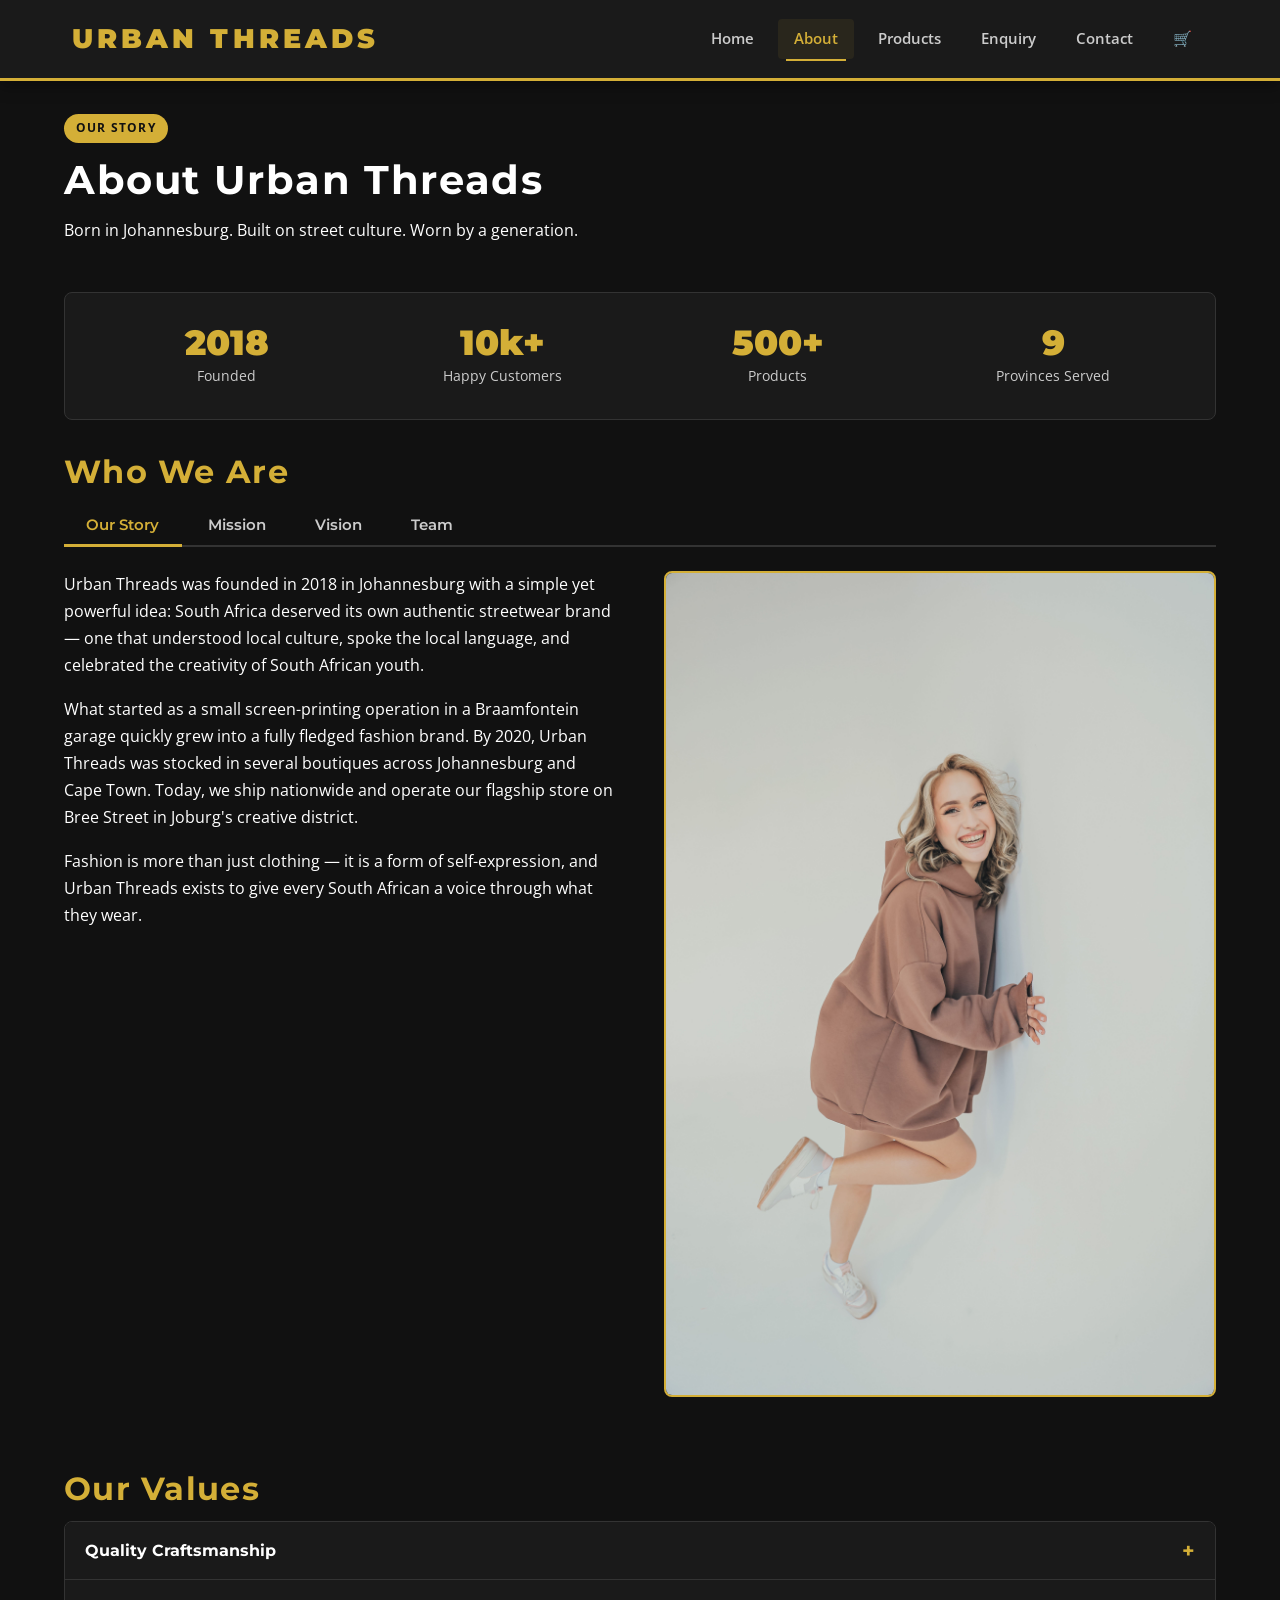
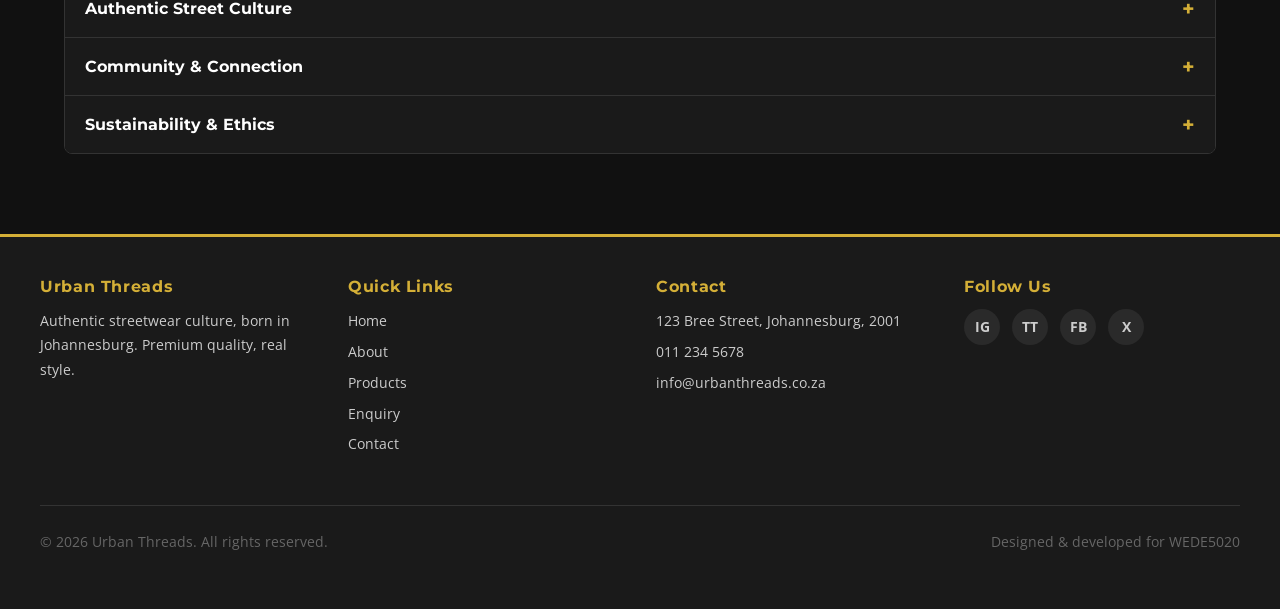
<file: about.html>
<!DOCTYPE html>
<html lang="en">
<head>
  <meta charset="UTF-8">
  <meta name="viewport" content="width=device-width, initial-scale=1.0">

  <!-- SEO Meta Tags -->
  <title>About Urban Threads – Our Story, Mission &amp; Values</title>
  <meta name="description" content="Learn about Urban Threads – South Africa's premier streetwear brand. Discover our story, mission, values and the people behind the brand born in Johannesburg.">
  <meta name="keywords" content="Urban Threads about, streetwear brand story, South African fashion brand, Johannesburg streetwear">
  <meta name="author" content="Urban Threads">
  <meta name="robots" content="index, follow">
  <link rel="canonical" href="https://urbanthreads.co.za/about.html">

  <!-- Open Graph -->
  <meta property="og:title" content="About Urban Threads – Our Story">
  <meta property="og:description" content="Born in Johannesburg. Built on street culture. Discover the Urban Threads story.">
  <meta property="og:type" content="website">
  <meta property="og:url" content="https://urbanthreads.co.za/about.html">

  <!-- Fonts -->
  <link rel="preconnect" href="https://fonts.googleapis.com">
  <link rel="preconnect" href="https://fonts.gstatic.com" crossorigin>
  <link href="https://fonts.googleapis.com/css2?family=Montserrat:wght@400;700;900&family=Open+Sans:wght@400;600&display=swap" rel="stylesheet">

  <!-- Stylesheet -->
  <link rel="stylesheet" href="css/style.css">
</head>
<body>

  <!-- ===== HEADER ===== -->
  <header>
    <div class="header-inner">
      <a href="index.html" class="site-logo" aria-label="Urban Threads – Home">URBAN THREADS</a>
      <button class="hamburger" id="hamburger-btn" aria-controls="main-nav" aria-expanded="false" aria-label="Toggle navigation menu">☰</button>
      <nav id="main-nav" aria-label="Main navigation">
        <a href="index.html">Home</a>
        <a href="about.html">About</a>
        <a href="products.html">Products</a>
        <a href="enquiry.html">Enquiry</a>
        <a href="contact.html">Contact</a>
        <a href="products.html" class="cart-icon" aria-label="Cart">
          🛒 <span id="cart-count" aria-label="items in cart">0</span>
        </a>
      </nav>
    </div>
  </header>

  <!-- ===== MAIN CONTENT ===== -->
  <main>

    <!-- Page Heading -->
    <section class="animate-on-scroll">
      <span class="section-badge">Our Story</span>
      <h1>About Urban Threads</h1>
      <p>Born in Johannesburg. Built on street culture. Worn by a generation.</p>
    </section>

    <!-- Stats Strip -->
    <section class="stats-strip animate-on-scroll" aria-label="Brand milestones">
      <div class="stat-item"><div class="stat-number">2018</div><div class="stat-label">Founded</div></div>
      <div class="stat-item"><div class="stat-number">10k+</div><div class="stat-label">Happy Customers</div></div>
      <div class="stat-item"><div class="stat-number">500+</div><div class="stat-label">Products</div></div>
      <div class="stat-item"><div class="stat-number">9</div><div class="stat-label">Provinces Served</div></div>
    </section>

    <!-- Mission & Vision via Tabs -->
    <section aria-labelledby="brand-tabs-heading" class="animate-on-scroll">
      <h2 id="brand-tabs-heading">Who We Are</h2>

      <div role="tablist" aria-label="Brand information tabs">
        <button role="tab" id="tab-story"   aria-controls="panel-story"   tabindex="0">Our Story</button>
        <button role="tab" id="tab-mission2" aria-controls="panel-mission2" tabindex="-1">Mission</button>
        <button role="tab" id="tab-vision"  aria-controls="panel-vision"  tabindex="-1">Vision</button>
        <button role="tab" id="tab-team"    aria-controls="panel-team"    tabindex="-1">Team</button>
      </div>

      <div role="tabpanel" id="panel-story" aria-labelledby="tab-story">
        <div class="about-grid">
          <div>
            <p>Urban Threads was founded in 2018 in Johannesburg with a simple yet powerful idea: South Africa deserved its own authentic streetwear brand — one that understood local culture, spoke the local language, and celebrated the creativity of South African youth.</p>
            <p>What started as a small screen-printing operation in a Braamfontein garage quickly grew into a fully fledged fashion brand. By 2020, Urban Threads was stocked in several boutiques across Johannesburg and Cape Town. Today, we ship nationwide and operate our flagship store on Bree Street in Joburg's creative district.</p>
            <p>Fashion is more than just clothing — it is a form of self-expression, and Urban Threads exists to give every South African a voice through what they wear.</p>
          </div>
          <div>
            <img src="images/product2.jpg" alt="Urban Threads hoodie – representing our brand identity" style="border-radius:8px; border:2px solid var(--gold);">
          </div>
        </div>
      </div>

      <div role="tabpanel" id="panel-mission2" aria-labelledby="tab-mission2" hidden>
        <p>Our mission is to provide premium streetwear that reflects urban culture while empowering individuals to express their unique style. We are committed to creating high-quality garments that are both fashionable and meaningful — pieces that tell a story.</p>
        <p>Every product we release is designed with the urban South African in mind: bold, confident, and unapologetically authentic.</p>
      </div>

      <div role="tabpanel" id="panel-vision" aria-labelledby="tab-vision" hidden>
        <p>To become South Africa's leading streetwear brand, recognised nationally and internationally for quality, authenticity, and cultural impact. We aim to inspire a new generation of creators, entrepreneurs, and trendsetters across the African continent.</p>
      </div>

      <div role="tabpanel" id="panel-team" aria-labelledby="tab-team" hidden>
        <p>Our small but passionate team includes designers, photographers, logistics specialists, and street culture enthusiasts — all united by a love for fashion and community.</p>
        <p>We work with local artists and creatives to design every collection, ensuring that Urban Threads remains a true reflection of South African street culture.</p>
      </div>
    </section>

    <!-- Our Values with Accordion -->
    <section class="animate-on-scroll" aria-labelledby="values-heading">
      <h2 id="values-heading">Our Values</h2>
      <div class="accordion">

        <div class="accordion-item">
          <button class="accordion-trigger">Quality Craftsmanship</button>
          <div class="accordion-panel">
            <p>Every Urban Threads garment is made with premium materials and subject to strict quality control. We believe that great streetwear should last — not just look good for one season. We use ring-spun cotton, reinforced stitching, and high-quality inks for all prints.</p>
          </div>
        </div>

        <div class="accordion-item">
          <button class="accordion-trigger">Authentic Street Culture</button>
          <div class="accordion-panel">
            <p>We do not follow trends — we set them. Every collection draws inspiration directly from South African townships, urban landscapes, and the vibrant local art scene. Our designs are a love letter to the streets that raised us.</p>
          </div>
        </div>

        <div class="accordion-item">
          <button class="accordion-trigger">Community &amp; Connection</button>
          <div class="accordion-panel">
            <p>Urban Threads is more than a brand — it is a community. We host pop-up events, support local artists, and partner with community organisations in Johannesburg. A portion of every sale goes towards youth creative development programmes.</p>
          </div>
        </div>

        <div class="accordion-item">
          <button class="accordion-trigger">Sustainability &amp; Ethics</button>
          <div class="accordion-panel">
            <p>We are committed to reducing our environmental footprint. By 2027, we aim to use 100% recycled or organic cotton in all our products. We work only with ethical suppliers who pay fair wages and maintain safe working conditions.</p>
          </div>
        </div>

      </div>
    </section>

  </main>

  <!-- ===== FOOTER ===== -->
  <footer>
    <div class="footer-inner">
      <div class="footer-col">
        <h4>Urban Threads</h4>
        <p>Authentic streetwear culture, born in Johannesburg. Premium quality, real style.</p>
      </div>
      <div class="footer-col">
        <h4>Quick Links</h4>
        <ul>
          <li><a href="index.html">Home</a></li>
          <li><a href="about.html">About</a></li>
          <li><a href="products.html">Products</a></li>
          <li><a href="enquiry.html">Enquiry</a></li>
          <li><a href="contact.html">Contact</a></li>
        </ul>
      </div>
      <div class="footer-col">
        <h4>Contact</h4>
        <p>123 Bree Street, Johannesburg, 2001</p>
        <p>011 234 5678</p>
        <p>info@urbanthreads.co.za</p>
      </div>
      <div class="footer-col">
        <h4>Follow Us</h4>
        <div class="social-links">
          <a href="#" aria-label="Instagram">IG</a>
          <a href="#" aria-label="TikTok">TT</a>
          <a href="#" aria-label="Facebook">FB</a>
          <a href="#" aria-label="Twitter / X">X</a>
        </div>
      </div>
    </div>
    <div class="footer-bottom">
      <p>&copy; <span class="current-year">2026</span> Urban Threads. All rights reserved.</p>
      <p>Designed &amp; developed for WEDE5020</p>
    </div>
  </footer>

  <!-- Back to Top -->
  <button id="back-to-top" aria-label="Back to top">↑</button>

  <!-- Main JS -->
  <script src="js/main.js"></script>
</body>
</html>
</file>
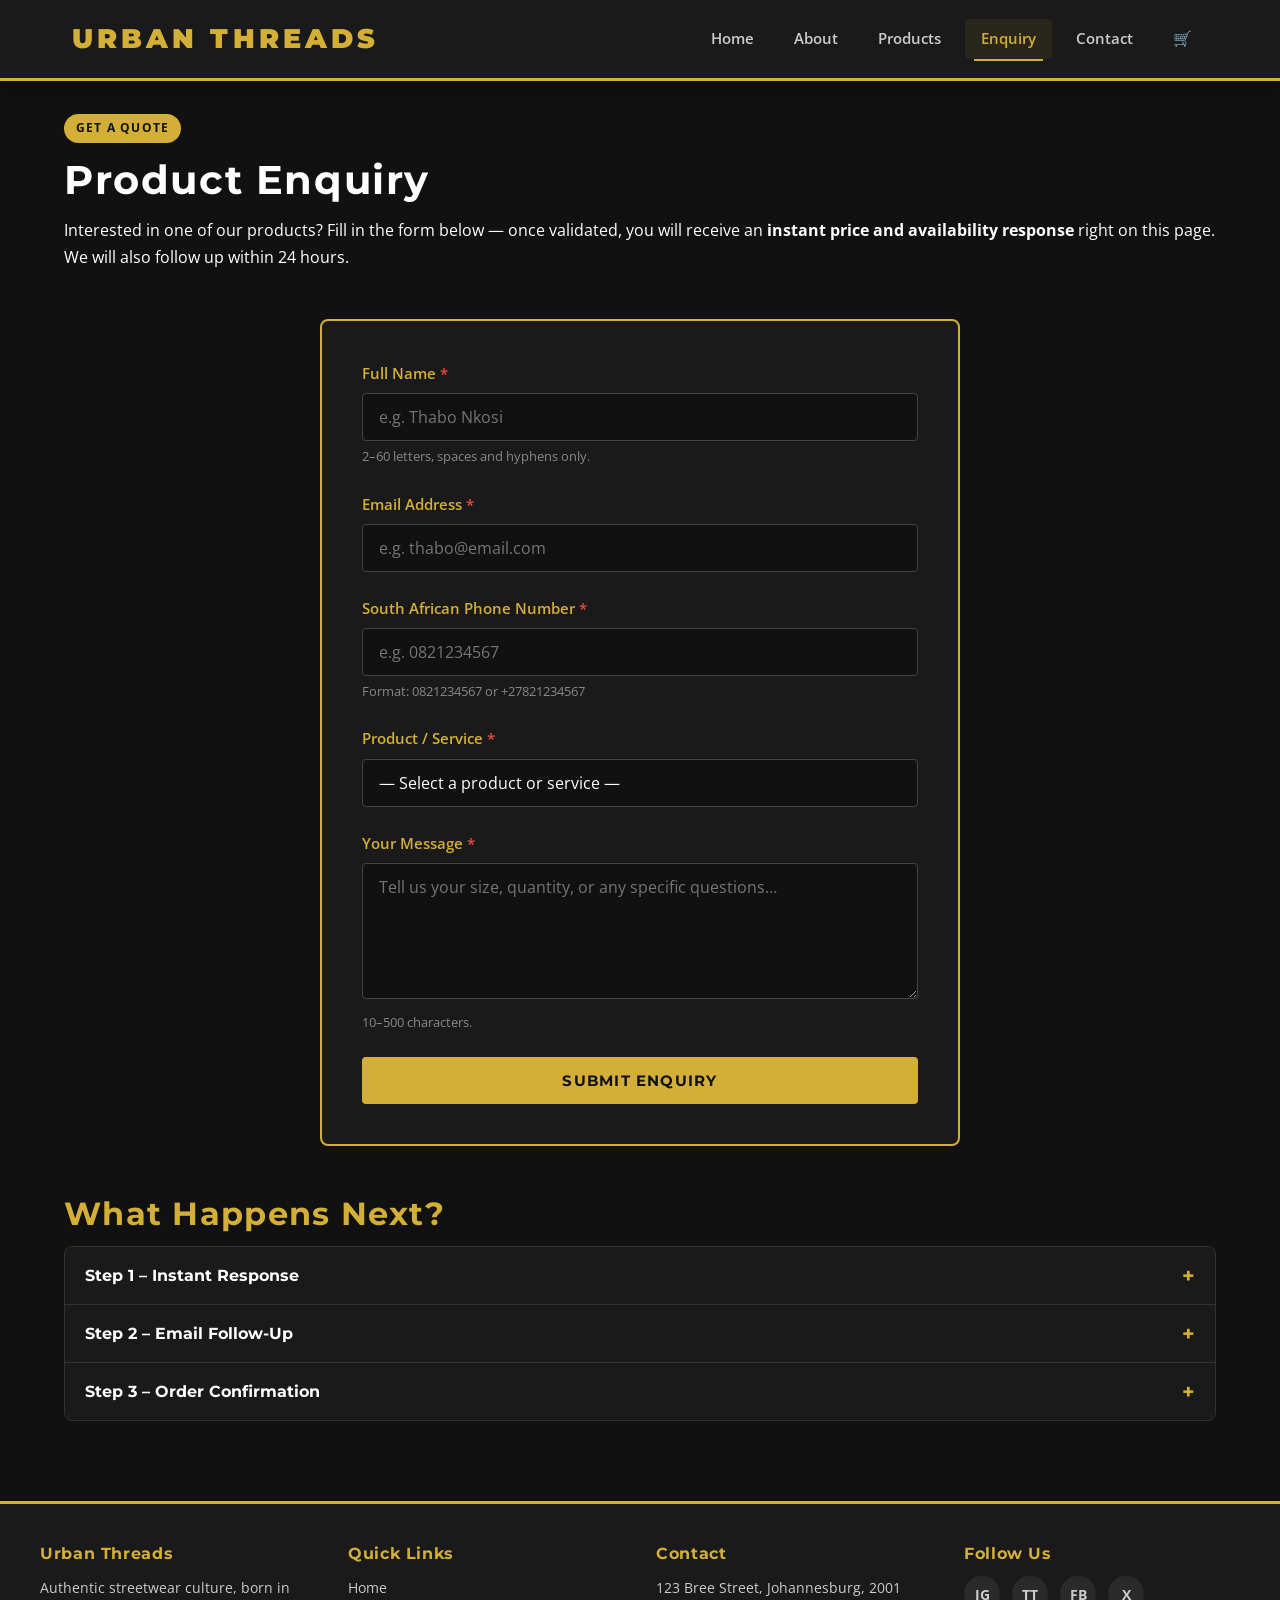
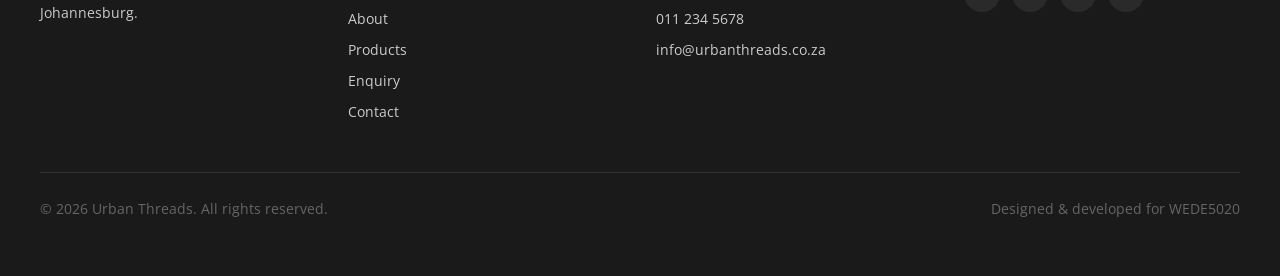
<file: enquiry.html>
<!DOCTYPE html>
<html lang="en">
<head>
  <meta charset="UTF-8">
  <meta name="viewport" content="width=device-width, initial-scale=1.0">

  <!-- SEO Meta Tags -->
  <title>Enquiry – Urban Threads | Product &amp; Service Questions</title>
  <meta name="description" content="Have a question about Urban Threads products, pricing or availability? Submit an enquiry and receive an instant price and availability response.">
  <meta name="keywords" content="Urban Threads enquiry, streetwear pricing, product availability, clothing enquiry South Africa">
  <meta name="author" content="Urban Threads">
  <meta name="robots" content="index, follow">
  <link rel="canonical" href="https://urbanthreads.co.za/enquiry.html">

  <!-- Open Graph -->
  <meta property="og:title" content="Product Enquiry – Urban Threads">
  <meta property="og:description" content="Ask about products, pricing or availability. We respond within 24 hours.">
  <meta property="og:type" content="website">
  <meta property="og:url" content="https://urbanthreads.co.za/enquiry.html">

  <!-- Fonts -->
  <link rel="preconnect" href="https://fonts.googleapis.com">
  <link rel="preconnect" href="https://fonts.gstatic.com" crossorigin>
  <link href="https://fonts.googleapis.com/css2?family=Montserrat:wght@400;700;900&family=Open+Sans:wght@400;600&display=swap" rel="stylesheet">

  <!-- Stylesheet -->
  <link rel="stylesheet" href="css/style.css">
</head>
<body>

  <!-- ===== HEADER ===== -->
  <header>
    <div class="header-inner">
      <a href="index.html" class="site-logo" aria-label="Urban Threads – Home">URBAN THREADS</a>
      <button class="hamburger" id="hamburger-btn" aria-controls="main-nav" aria-expanded="false" aria-label="Toggle navigation menu">☰</button>
      <nav id="main-nav" aria-label="Main navigation">
        <a href="index.html">Home</a>
        <a href="about.html">About</a>
        <a href="products.html">Products</a>
        <a href="enquiry.html">Enquiry</a>
        <a href="contact.html">Contact</a>
        <a href="products.html" class="cart-icon" aria-label="Cart">
          🛒 <span id="cart-count" aria-label="items in cart">0</span>
        </a>
      </nav>
    </div>
  </header>

  <!-- ===== MAIN CONTENT ===== -->
  <main>

    <section class="animate-on-scroll">
      <span class="section-badge">Get a Quote</span>
      <h1>Product Enquiry</h1>
      <p>Interested in one of our products? Fill in the form below — once validated, you will receive an <strong>instant price and availability response</strong> right on this page. We will also follow up within 24 hours.</p>
    </section>

    <section class="animate-on-scroll">
      <div class="form-wrap">
        <form id="enquiry-form" novalidate aria-label="Product enquiry form">

          <!-- Full Name -->
          <div class="form-group">
            <label for="enquiry_name">Full Name <span aria-hidden="true" style="color:var(--error)">*</span></label>
            <input type="text" id="enquiry_name" name="enquiry_name"
              autocomplete="name"
              placeholder="e.g. Thabo Nkosi"
              minlength="2" maxlength="60"
              required
              aria-required="true"
              aria-describedby="enquiry_name-hint">
            <span id="enquiry_name-hint" class="form-hint">2–60 letters, spaces and hyphens only.</span>
          </div>

          <!-- Email -->
          <div class="form-group">
            <label for="enquiry_email">Email Address <span aria-hidden="true" style="color:var(--error)">*</span></label>
            <input type="email" id="enquiry_email" name="enquiry_email"
              autocomplete="email"
              placeholder="e.g. thabo@email.com"
              required
              aria-required="true">
          </div>

          <!-- Phone -->
          <div class="form-group">
            <label for="enquiry_phone">South African Phone Number <span aria-hidden="true" style="color:var(--error)">*</span></label>
            <input type="tel" id="enquiry_phone" name="enquiry_phone"
              autocomplete="tel"
              placeholder="e.g. 0821234567"
              pattern="^(\+27|0)[6-8][0-9]{8}$"
              required
              aria-required="true"
              aria-describedby="enquiry_phone-hint">
            <span id="enquiry_phone-hint" class="form-hint">Format: 0821234567 or +27821234567</span>
          </div>

          <!-- Product / Service -->
          <div class="form-group">
            <label for="enquiry_product">Product / Service <span aria-hidden="true" style="color:var(--error)">*</span></label>
            <select id="enquiry_product" name="enquiry_product" required aria-required="true">
              <option value="">— Select a product or service —</option>
              <optgroup label="T-Shirts">
                <option value="graphic-tshirt">Graphic T-Shirt (R250)</option>
                <option value="logo-tshirt">Logo T-Shirt (R220)</option>
              </optgroup>
              <optgroup label="Hoodies">
                <option value="oversized-hoodie">Oversized Hoodie (R450)</option>
                <option value="zip-hoodie">Zip Hoodie (R480)</option>
              </optgroup>
              <optgroup label="Accessories">
                <option value="snapback-cap">Snapback Cap (R180)</option>
                <option value="crossbody-bag">Crossbody Bag (R320)</option>
              </optgroup>
              <optgroup label="Special Orders">
                <option value="custom-order">Custom / Printed Order</option>
                <option value="wholesale">Wholesale Enquiry</option>
              </optgroup>
            </select>
          </div>

          <!-- Message -->
          <div class="form-group">
            <label for="enquiry_message">Your Message <span aria-hidden="true" style="color:var(--error)">*</span></label>
            <textarea id="enquiry_message" name="enquiry_message"
              rows="5"
              minlength="10" maxlength="500"
              placeholder="Tell us your size, quantity, or any specific questions…"
              required
              aria-required="true"
              aria-describedby="enquiry_message-hint"></textarea>
            <span id="enquiry_message-hint" class="form-hint">10–500 characters.</span>
          </div>

          <button type="submit" class="btn btn-primary" style="width:100%;">Submit Enquiry</button>

        </form>

        <!-- Dynamic response box (shown after submission) -->
        <div id="enquiry-response" hidden aria-live="polite" aria-atomic="true"></div>

      </div>
    </section>

    <!-- What to Expect Accordion -->
    <section class="animate-on-scroll" aria-labelledby="expect-heading">
      <h2 id="expect-heading">What Happens Next?</h2>
      <div class="accordion">

        <div class="accordion-item">
          <button class="accordion-trigger">Step 1 – Instant Response</button>
          <div class="accordion-panel">
            <p>Once your enquiry is validated and submitted, you will receive an <strong>instant on-screen response</strong> showing the price, availability and estimated delivery time for your selected product.</p>
          </div>
        </div>

        <div class="accordion-item">
          <button class="accordion-trigger">Step 2 – Email Follow-Up</button>
          <div class="accordion-panel">
            <p>A member of our team will follow up with you via email within 24 business hours to confirm your enquiry, discuss options and answer any additional questions.</p>
          </div>
        </div>

        <div class="accordion-item">
          <button class="accordion-trigger">Step 3 – Order Confirmation</button>
          <div class="accordion-panel">
            <p>Once all details are confirmed, we will send you a formal order confirmation with payment options. We accept EFT, credit card, and PayFlex.</p>
          </div>
        </div>

      </div>
    </section>

  </main>

  <!-- ===== FOOTER ===== -->
  <footer>
    <div class="footer-inner">
      <div class="footer-col">
        <h4>Urban Threads</h4>
        <p>Authentic streetwear culture, born in Johannesburg.</p>
      </div>
      <div class="footer-col">
        <h4>Quick Links</h4>
        <ul>
          <li><a href="index.html">Home</a></li>
          <li><a href="about.html">About</a></li>
          <li><a href="products.html">Products</a></li>
          <li><a href="enquiry.html">Enquiry</a></li>
          <li><a href="contact.html">Contact</a></li>
        </ul>
      </div>
      <div class="footer-col">
        <h4>Contact</h4>
        <p>123 Bree Street, Johannesburg, 2001</p>
        <p>011 234 5678</p>
        <p>info@urbanthreads.co.za</p>
      </div>
      <div class="footer-col">
        <h4>Follow Us</h4>
        <div class="social-links">
          <a href="#" aria-label="Instagram">IG</a>
          <a href="#" aria-label="TikTok">TT</a>
          <a href="#" aria-label="Facebook">FB</a>
          <a href="#" aria-label="Twitter / X">X</a>
        </div>
      </div>
    </div>
    <div class="footer-bottom">
      <p>&copy; <span class="current-year">2026</span> Urban Threads. All rights reserved.</p>
      <p>Designed &amp; developed for WEDE5020</p>
    </div>
  </footer>

  <!-- Back to Top -->
  <button id="back-to-top" aria-label="Back to top">↑</button>

  <!-- Main JS -->
  <script src="js/main.js"></script>
</body>
</html>
</file>
<file: css/style.css>
/* ============================================
   URBAN THREADS - MAIN STYLESHEET
   Author: Student WEDE5020
   Module: WEDE5020 - Part 3
   Updated: 2026-11-11
   ============================================ */

/* ----- 1. CSS RESET ----- */
*, *::before, *::after {
  margin: 0;
  padding: 0;
  box-sizing: border-box;
}

/* ----- 2. CSS CUSTOM PROPERTIES (Colour Scheme & Tokens) ----- */
:root {
  --black:       #111111;
  --dark-grey:   #1a1a1a;
  --mid-grey:    #2a2a2a;
  --white:       #ffffff;
  --gold:        #d4af37;
  --gold-dark:   #b8961e;
  --light-grey:  #f4f4f4;
  --text-grey:   #cccccc;
  --error:       #e74c3c;
  --success:     #27ae60;

  --radius-sm:   4px;
  --radius-md:   8px;
  --radius-lg:   16px;

  --shadow-sm:   0 2px 8px rgba(0,0,0,0.3);
  --shadow-md:   0 4px 16px rgba(0,0,0,0.4);
  --shadow-gold: 0 8px 24px rgba(212,175,55,0.3);

  --transition: 0.3s ease;
  --font-heading: 'Montserrat', sans-serif;
  --font-body:    'Open Sans', Arial, sans-serif;

  --max-width:   1200px;
  --header-h:    80px;
}

/* ----- 3. BASE STYLES ----- */
html {
  scroll-behavior: smooth;
  font-size: 16px;
}

body {
  font-family: var(--font-body);
  font-size: 1rem;
  line-height: 1.7;
  color: var(--white);
  background-color: var(--black);
  min-height: 100vh;
}

/* Modal open: prevent scroll */
body.modal-open { overflow: hidden; }

h1, h2, h3, h4, h5, h6 {
  font-family: var(--font-heading);
  font-weight: 700;
  letter-spacing: 0.04em;
  line-height: 1.25;
  margin-bottom: 0.75rem;
}

h1 { font-size: clamp(1.6rem, 4vw, 2.5rem); }
h2 { font-size: clamp(1.4rem, 3vw, 2rem);   color: var(--gold); }
h3 { font-size: clamp(1.1rem, 2.5vw, 1.5rem); }
h4 { font-size: 1.1rem; }

p  { margin-bottom: 1rem; }

a  { color: var(--gold); text-decoration: none; transition: color var(--transition); }
a:hover { color: var(--white); }
a:focus-visible {
  outline: 3px solid var(--gold);
  outline-offset: 3px;
  border-radius: var(--radius-sm);
}

img { max-width: 100%; height: auto; display: block; }

ul, ol { padding-left: 1.5rem; margin-bottom: 1rem; }
li { margin-bottom: 0.4rem; }

/* ----- 4. UTILITY CLASSES ----- */
.sr-only {
  position: absolute; width: 1px; height: 1px;
  padding: 0; margin: -1px; overflow: hidden;
  clip: rect(0,0,0,0); white-space: nowrap; border: 0;
}

.container {
  max-width: var(--max-width);
  margin: 0 auto;
  padding: 0 1.5rem;
}

.text-center { text-align: center; }
.text-gold   { color: var(--gold); }
.mb-2        { margin-bottom: 2rem; }

/* Buttons */
.btn {
  display: inline-block;
  padding: 0.75rem 1.75rem;
  border-radius: var(--radius-sm);
  font-family: var(--font-heading);
  font-weight: 700;
  font-size: 0.95rem;
  text-transform: uppercase;
  letter-spacing: 0.08em;
  cursor: pointer;
  border: 2px solid transparent;
  transition: all var(--transition);
  text-align: center;
}

.btn-primary {
  background-color: var(--gold);
  color: var(--black);
  border-color: var(--gold);
}
.btn-primary:hover, .btn-primary:focus-visible {
  background-color: var(--white);
  border-color: var(--white);
  color: var(--black);
  transform: translateY(-2px);
  box-shadow: var(--shadow-gold);
}

.btn-outline {
  background: transparent;
  color: var(--gold);
  border-color: var(--gold);
}
.btn-outline:hover, .btn-outline:focus-visible {
  background-color: var(--gold);
  color: var(--black);
  transform: translateY(-2px);
}

.btn-sm { padding: 0.5rem 1.2rem; font-size: 0.85rem; }

/* Scroll-animate */
.animate-on-scroll {
  opacity: 0;
  transform: translateY(30px);
  transition: opacity 0.6s ease, transform 0.6s ease;
}
.animate-on-scroll.animated {
  opacity: 1;
  transform: translateY(0);
}

/* ----- 5. HEADER & NAVIGATION ----- */
header {
  background-color: var(--dark-grey);
  border-bottom: 3px solid var(--gold);
  position: sticky;
  top: 0;
  z-index: 1000;
  box-shadow: var(--shadow-md);
}

.header-inner {
  display: flex;
  justify-content: space-between;
  align-items: center;
  padding: 1rem 2rem;
  max-width: var(--max-width);
  margin: 0 auto;
  flex-wrap: wrap;
  gap: 0.75rem;
}

.site-logo {
  color: var(--gold);
  font-family: var(--font-heading);
  font-size: 1.7rem;
  font-weight: 900;
  letter-spacing: 0.15em;
  text-decoration: none;
  flex-shrink: 0;
}
.site-logo:hover { color: var(--white); }

/* Hamburger */
.hamburger {
  display: none;
  background: none;
  border: 2px solid var(--gold);
  color: var(--gold);
  font-size: 1.4rem;
  padding: 0.3rem 0.6rem;
  border-radius: var(--radius-sm);
  cursor: pointer;
  transition: all var(--transition);
  line-height: 1;
}
.hamburger:hover { background-color: var(--gold); color: var(--black); }

/* Nav links */
#main-nav {
  display: flex;
  align-items: center;
  gap: 0.5rem;
  flex-wrap: wrap;
}

#main-nav a {
  color: var(--text-grey);
  font-weight: 600;
  font-size: 0.95rem;
  padding: 0.45rem 1rem;
  border-radius: var(--radius-sm);
  transition: all var(--transition);
  position: relative;
}
#main-nav a::after {
  content: '';
  position: absolute;
  bottom: -2px; left: 50%; right: 50%;
  height: 2px;
  background: var(--gold);
  transition: left var(--transition), right var(--transition);
}
#main-nav a:hover::after,
#main-nav a.active::after { left: 10%; right: 10%; }

#main-nav a:hover,
#main-nav a.active {
  color: var(--gold);
  background-color: rgba(212,175,55,0.08);
}

/* Cart icon in nav */
.cart-icon {
  position: relative;
  display: inline-flex;
  align-items: center;
  gap: 0.3rem;
  color: var(--white);
}
#cart-count {
  display: none;
  align-items: center;
  justify-content: center;
  background-color: var(--gold);
  color: var(--black);
  font-size: 0.65rem;
  font-weight: 700;
  min-width: 18px;
  height: 18px;
  border-radius: 50%;
  padding: 0 3px;
}

/* ----- 6. MAIN CONTENT ----- */
main {
  max-width: var(--max-width);
  margin: 0 auto;
  padding: 2rem 1.5rem;
}

section { margin-bottom: 3rem; }

/* ----- 7. HERO SECTION ----- */
.hero {
  position: relative;
  padding: 5rem 2.5rem;
  text-align: center;
  border-radius: var(--radius-md);
  border: 2px solid var(--gold);
  overflow: hidden;
  background: linear-gradient(135deg, #1a1a1a 0%, #111 60%, #1a1200 100%);
}
.hero::before {
  content: '';
  position: absolute; inset: 0;
  background: radial-gradient(ellipse at 50% 0%, rgba(212,175,55,0.15) 0%, transparent 70%);
  pointer-events: none;
}
.hero h2 {
  font-size: clamp(1.8rem, 5vw, 3rem);
  color: var(--gold);
  margin-bottom: 1rem;
  text-shadow: 0 2px 10px rgba(212,175,55,0.3);
}
.hero p { font-size: 1.1rem; color: var(--text-grey); margin-bottom: 2rem; max-width: 600px; margin-left: auto; margin-right: auto; }
.hero .btn { margin: 0.5rem; }

/* ----- 8. PRODUCT GRID & CARDS ----- */
.products-toolbar {
  display: flex;
  flex-wrap: wrap;
  gap: 1rem;
  align-items: center;
  margin-bottom: 1.5rem;
  padding: 1rem;
  background: var(--dark-grey);
  border-radius: var(--radius-md);
  border: 1px solid #333;
}

.products-toolbar input[type="search"],
.products-toolbar select {
  flex: 1 1 160px;
  padding: 0.65rem 1rem;
  border: 1px solid #444;
  border-radius: var(--radius-sm);
  background-color: var(--black);
  color: var(--white);
  font-family: var(--font-body);
  font-size: 0.95rem;
  transition: border-color var(--transition);
}
.products-toolbar input[type="search"]:focus,
.products-toolbar select:focus {
  outline: none;
  border-color: var(--gold);
}
.products-toolbar select option { background: var(--dark-grey); }
#product-count { color: var(--text-grey); font-size: 0.9rem; white-space: nowrap; }

#product-grid {
  display: grid;
  grid-template-columns: repeat(auto-fill, minmax(260px, 1fr));
  gap: 1.75rem;
}

.product-card {
  background-color: var(--dark-grey);
  border-radius: var(--radius-md);
  border: 1px solid #2e2e2e;
  overflow: hidden;
  transition: transform var(--transition), box-shadow var(--transition), border-color var(--transition);
}
.product-card:hover {
  transform: translateY(-6px);
  box-shadow: var(--shadow-gold);
  border-color: var(--gold);
}

.product-img-wrap { position: relative; overflow: hidden; aspect-ratio: 1 / 1; background: #222; }
.product-img-wrap img { width: 100%; height: 100%; object-fit: cover; transition: transform 0.5s ease; cursor: zoom-in; }
.product-card:hover .product-img-wrap img { transform: scale(1.06); }

.product-badge {
  position: absolute; top: 0.75rem; right: 0.75rem;
  background: var(--gold); color: var(--black);
  font-size: 0.72rem; font-weight: 700;
  padding: 0.2rem 0.6rem;
  border-radius: 20px;
  text-transform: uppercase;
  letter-spacing: 0.05em;
}

.product-info { padding: 1.25rem; }
.product-info h3 { font-size: 1.05rem; color: var(--white); margin-bottom: 0.4rem; }
.product-desc { font-size: 0.88rem; color: var(--text-grey); margin-bottom: 0.75rem; }
.product-price { color: var(--gold); font-weight: 700; font-size: 1.15rem; margin-bottom: 1rem; }

.no-results { text-align: center; color: var(--text-grey); padding: 3rem 1rem; font-size: 1.1rem; }

/* Old static product layout (products.html fallback) */
.product-section-grid {
  display: grid;
  grid-template-columns: repeat(auto-fill, minmax(240px, 1fr));
  gap: 1.5rem;
  margin-top: 1.25rem;
}
.product-section-grid .product-card { display: flex; flex-direction: column; }

/* ----- 9. GALLERY ----- */
.gallery-grid {
  display: grid;
  grid-template-columns: repeat(auto-fill, minmax(200px, 1fr));
  gap: 1rem;
}
.gallery-item {
  border-radius: var(--radius-sm);
  overflow: hidden;
  border: 1px solid #333;
  transition: all var(--transition);
}
.gallery-item:hover { border-color: var(--gold); box-shadow: var(--shadow-gold); }
.gallery-item img { width: 100%; aspect-ratio: 1; object-fit: cover; display: block; }

/* ----- 10. LIGHTBOX ----- */
#lightbox-overlay {
  position: fixed; inset: 0; z-index: 9999;
  background: rgba(0,0,0,0.92);
  display: flex; align-items: center; justify-content: center;
  padding: 1rem;
  animation: fadeIn 0.25s ease;
}
#lightbox-overlay[hidden] { display: none; }

@keyframes fadeIn { from { opacity: 0; } to { opacity: 1; } }

.lightbox-inner {
  position: relative;
  display: flex; align-items: center; gap: 1rem;
  max-width: 90vw; max-height: 90vh;
}
.lightbox-content {
  display: flex; flex-direction: column; align-items: center;
  max-width: 80vw; max-height: 80vh;
}
.lightbox-content img { max-width: 100%; max-height: 75vh; border-radius: var(--radius-sm); object-fit: contain; }
#lightbox-caption { margin-top: 0.75rem; color: var(--text-grey); font-size: 0.95rem; text-align: center; }

.lightbox-close {
  position: absolute; top: -2rem; right: -1rem;
  background: var(--gold); color: var(--black);
  border: none; border-radius: 50%;
  width: 36px; height: 36px; font-size: 1.3rem;
  cursor: pointer; display: flex; align-items: center; justify-content: center;
  transition: background var(--transition);
}
.lightbox-close:hover { background: var(--white); }

.lightbox-prev, .lightbox-next {
  background: rgba(212,175,55,0.15);
  color: var(--gold); border: 2px solid var(--gold);
  border-radius: 50%;
  width: 44px; height: 44px; font-size: 1.1rem;
  cursor: pointer; flex-shrink: 0;
  display: flex; align-items: center; justify-content: center;
  transition: all var(--transition);
}
.lightbox-prev:hover, .lightbox-next:hover { background: var(--gold); color: var(--black); }

/* ----- 11. ACCORDION ----- */
.accordion { border: 1px solid #333; border-radius: var(--radius-md); overflow: hidden; }

.accordion-item { border-bottom: 1px solid #333; }
.accordion-item:last-child { border-bottom: none; }

.accordion-trigger {
  width: 100%; text-align: left;
  background: var(--dark-grey); color: var(--white);
  border: none; cursor: pointer;
  padding: 1rem 1.25rem;
  font-family: var(--font-heading); font-weight: 700; font-size: 1rem;
  display: flex; justify-content: space-between; align-items: center;
  transition: background var(--transition), color var(--transition);
}
.accordion-trigger:hover, .accordion-item.open .accordion-trigger {
  background: var(--mid-grey); color: var(--gold);
}
.accordion-trigger::after {
  content: '+'; font-size: 1.3rem; color: var(--gold);
  transition: transform var(--transition);
  flex-shrink: 0;
}
.accordion-item.open .accordion-trigger::after { transform: rotate(45deg); }

.accordion-panel {
  background: var(--black);
  padding: 1.25rem 1.5rem;
  color: var(--text-grey);
  animation: slideDown 0.25s ease;
}
@keyframes slideDown { from { opacity: 0; transform: translateY(-6px); } to { opacity: 1; transform: translateY(0); } }

/* ----- 12. TABS ----- */
[role="tablist"] {
  display: flex; flex-wrap: wrap;
  border-bottom: 2px solid #333;
  gap: 0.25rem;
  margin-bottom: 0;
}
[role="tab"] {
  padding: 0.65rem 1.4rem;
  background: none; border: none;
  color: var(--text-grey); font-family: var(--font-heading);
  font-weight: 600; font-size: 0.95rem; cursor: pointer;
  border-bottom: 3px solid transparent;
  transition: all var(--transition);
  margin-bottom: -2px;
}
[role="tab"][aria-selected="true"] { color: var(--gold); border-bottom-color: var(--gold); }
[role="tab"]:hover { color: var(--white); }

[role="tabpanel"] { padding: 1.5rem 0; }
[role="tabpanel"][hidden] { display: none; }

/* ----- 13. MODAL ----- */
.modal {
  position: fixed; inset: 0; z-index: 8000;
  background: rgba(0,0,0,0.75);
  display: flex; align-items: center; justify-content: center;
  padding: 1.5rem;
  animation: fadeIn 0.25s ease;
}
.modal[hidden] { display: none; }
.modal-box {
  background: var(--dark-grey);
  border: 2px solid var(--gold);
  border-radius: var(--radius-md);
  max-width: 540px; width: 100%;
  padding: 2rem;
  position: relative;
  box-shadow: var(--shadow-md);
  animation: slideUp 0.3s ease;
}
@keyframes slideUp { from { opacity: 0; transform: translateY(20px); } to { opacity: 1; transform: translateY(0); } }
.modal-close {
  position: absolute; top: 1rem; right: 1rem;
  background: none; border: none; color: var(--text-grey);
  font-size: 1.5rem; cursor: pointer; line-height: 1;
  transition: color var(--transition);
}
.modal-close:hover { color: var(--gold); }

/* ----- 14. MAP ----- */
#store-map {
  width: 100%; height: 420px; min-height: 320px;
  border-radius: var(--radius-md);
  border: 2px solid var(--gold);
  overflow: hidden;
  background: #1a1a1a;    /* visible while tiles load */
  z-index: 1;             /* keeps tiles below modals */
}

/* ----- 15. FORMS (Enquiry & Contact) ----- */
.form-wrap {
  max-width: 640px;
  margin: 0 auto;
  background-color: var(--dark-grey);
  padding: 2.5rem;
  border-radius: var(--radius-md);
  border: 2px solid var(--gold);
}

.form-group { margin-bottom: 1.5rem; }

.form-group label {
  display: block;
  margin-bottom: 0.4rem;
  font-weight: 600;
  color: var(--gold);
  font-size: 0.95rem;
}

.form-group input,
.form-group select,
.form-group textarea {
  width: 100%;
  padding: 0.75rem 1rem;
  border: 1.5px solid #444;
  border-radius: var(--radius-sm);
  background-color: var(--black);
  color: var(--white);
  font-family: var(--font-body);
  font-size: 1rem;
  transition: border-color var(--transition), box-shadow var(--transition);
  appearance: none;
}
.form-group textarea { resize: vertical; min-height: 120px; }
.form-group select option { background: var(--dark-grey); }

.form-group input:focus,
.form-group select:focus,
.form-group textarea:focus {
  outline: none;
  border-color: var(--gold);
  box-shadow: 0 0 0 3px rgba(212,175,55,0.15);
}

.form-group input.valid,
.form-group select.valid,
.form-group textarea.valid { border-color: var(--success); }

.form-group input.invalid,
.form-group select.invalid,
.form-group textarea.invalid { border-color: var(--error); }

.field-error {
  display: block; margin-top: 0.3rem;
  color: var(--error); font-size: 0.85rem;
  min-height: 1.1em;
}

.char-counter { font-size: 0.8rem; color: #888; display: block; margin-top: 0.3rem; }

.form-hint { font-size: 0.82rem; color: #888; display: block; margin-top: 0.25rem; }

/* Enquiry response box */
#enquiry-response {
  margin-top: 2rem;
  background: var(--mid-grey);
  border: 2px solid var(--gold);
  border-radius: var(--radius-md);
  padding: 1.5rem;
  animation: slideDown 0.3s ease;
}
#enquiry-response[hidden] { display: none; }
#enquiry-response h3 { color: var(--gold); margin-bottom: 1rem; font-size: 1.1rem; }

.response-table { width: 100%; border-collapse: collapse; margin-bottom: 1rem; }
.response-table th, .response-table td { padding: 0.6rem 0.8rem; border-bottom: 1px solid #333; text-align: left; }
.response-table th { color: var(--gold); font-weight: 700; width: 40%; }
.response-table td { color: var(--text-grey); }

/* ----- 16. TOAST NOTIFICATION ----- */
#toast-container {
  position: fixed; bottom: 1.5rem; right: 1.5rem;
  z-index: 10000;
  display: flex; flex-direction: column; gap: 0.75rem;
  pointer-events: none;
}
.toast {
  background: var(--dark-grey);
  color: var(--white);
  border-left: 4px solid var(--gold);
  border-radius: var(--radius-sm);
  padding: 0.75rem 1.25rem;
  box-shadow: var(--shadow-md);
  font-size: 0.9rem;
  opacity: 0;
  transform: translateY(10px);
  transition: opacity 0.3s ease, transform 0.3s ease;
  max-width: 320px;
  pointer-events: auto;
}
.toast.show { opacity: 1; transform: translateY(0); }

/* ----- 17. BACK TO TOP ----- */
#back-to-top {
  display: none;
  position: fixed; bottom: 2rem; right: 1.5rem;
  z-index: 999;
  background: var(--gold); color: var(--black);
  border: none; border-radius: 50%;
  width: 46px; height: 46px; font-size: 1.3rem;
  align-items: center; justify-content: center;
  cursor: pointer;
  box-shadow: var(--shadow-md);
  transition: background var(--transition), transform var(--transition);
}
#back-to-top:hover { background: var(--white); transform: translateY(-3px); }

/* ----- 18. FOOTER ----- */
footer {
  background-color: var(--dark-grey);
  padding: 2.5rem 2rem;
  border-top: 3px solid var(--gold);
  color: var(--text-grey);
}
.footer-inner {
  max-width: var(--max-width); margin: 0 auto;
  display: grid; grid-template-columns: repeat(auto-fit, minmax(200px, 1fr));
  gap: 2rem;
}
.footer-col h4 { color: var(--gold); margin-bottom: 0.75rem; font-size: 1rem; }
.footer-col p, .footer-col li { font-size: 0.9rem; margin-bottom: 0.4rem; }
.footer-col a { color: var(--text-grey); transition: color var(--transition); }
.footer-col a:hover { color: var(--gold); }
.footer-col ul { list-style: none; padding: 0; }

.footer-bottom {
  max-width: var(--max-width); margin: 2rem auto 0;
  padding-top: 1.5rem; border-top: 1px solid #333;
  display: flex; flex-wrap: wrap; justify-content: space-between;
  gap: 0.5rem; font-size: 0.85rem; color: #666;
}
.social-links { display: flex; gap: 0.75rem; }
.social-links a {
  display: inline-flex; align-items: center; justify-content: center;
  width: 36px; height: 36px;
  background: #2a2a2a; color: var(--text-grey);
  border-radius: 50%; font-size: 0.85rem; font-weight: 700;
  transition: all var(--transition);
  text-decoration: none;
}
.social-links a:hover { background: var(--gold); color: var(--black); }

/* ----- 19. PAGE-SPECIFIC: ABOUT ----- */
.about-grid {
  display: grid;
  grid-template-columns: 1fr 1fr;
  gap: 3rem;
  align-items: start;
}
.values-list { list-style: none; padding: 0; }
.values-list li {
  padding: 0.75rem 0;
  border-bottom: 1px solid #2a2a2a;
  display: flex; align-items: center; gap: 0.75rem;
}
.values-list li::before { content: '✦'; color: var(--gold); flex-shrink: 0; }

/* Stats strip */
.stats-strip {
  display: grid;
  grid-template-columns: repeat(auto-fit, minmax(140px, 1fr));
  gap: 1rem;
  text-align: center;
  padding: 2rem;
  background: var(--dark-grey);
  border-radius: var(--radius-md);
  border: 1px solid #333;
  margin-bottom: 2rem;
}
.stat-item .stat-number { font-size: 2.2rem; font-weight: 900; color: var(--gold); font-family: var(--font-heading); line-height: 1; }
.stat-item .stat-label { font-size: 0.85rem; color: var(--text-grey); margin-top: 0.25rem; }

/* ----- 20. PAGE-SPECIFIC: CONTACT ----- */
.contact-grid {
  display: grid;
  grid-template-columns: 1fr 1fr;
  gap: 3rem;
  align-items: start;
}
.contact-info-item {
  display: flex; align-items: flex-start; gap: 1rem;
  margin-bottom: 1.25rem;
}
.contact-info-item .icon {
  font-size: 1.3rem; color: var(--gold); flex-shrink: 0; margin-top: 0.1rem;
}
.contact-info-item p { margin: 0; color: var(--text-grey); }
.contact-info-item strong { color: var(--white); display: block; }

/* ----- 21. PAGE-SPECIFIC: HERO BADGE ----- */
.section-badge {
  display: inline-block;
  background: var(--gold); color: var(--black);
  font-size: 0.75rem; font-weight: 700;
  padding: 0.25rem 0.75rem;
  border-radius: 20px;
  text-transform: uppercase;
  letter-spacing: 0.1em;
  margin-bottom: 0.75rem;
}

/* ============================================
   RESPONSIVE DESIGN
   ============================================ */

/* --- Tablet --- */
@media (max-width: 900px) {
  .about-grid,
  .contact-grid { grid-template-columns: 1fr; }
}

@media (max-width: 768px) {
  .hamburger { display: flex; }

  #main-nav {
    display: none;
    flex-direction: column;
    width: 100%;
    gap: 0;
    background: var(--dark-grey);
    border-top: 1px solid #333;
    padding: 1rem 0;
  }
  #main-nav.nav-open { display: flex; }
  #main-nav a {
    padding: 0.75rem 1.5rem;
    border-radius: 0;
    border-left: 3px solid transparent;
  }
  #main-nav a:hover, #main-nav a.active {
    border-left-color: var(--gold);
    background: rgba(212,175,55,0.08);
  }
  #main-nav a::after { display: none; }

  .header-inner { flex-wrap: wrap; }

  .products-toolbar { flex-direction: column; }
  .products-toolbar input[type="search"],
  .products-toolbar select { flex: 1 1 100%; }

  .lightbox-prev, .lightbox-next { width: 36px; height: 36px; font-size: 0.95rem; }
  .lightbox-inner { gap: 0.5rem; }

  .footer-inner { grid-template-columns: 1fr; }
}

/* --- Mobile --- */
@media (max-width: 480px) {
  :root { --radius-md: 6px; }

  main { padding: 1.25rem 1rem; }

  .hero { padding: 3rem 1.25rem; }
  .hero h2 { font-size: 1.5rem; }

  #product-grid { grid-template-columns: 1fr 1fr; gap: 1rem; }

  .form-wrap { padding: 1.5rem 1rem; }

  #back-to-top { bottom: 1rem; right: 1rem; }

  .footer-bottom { flex-direction: column; align-items: center; text-align: center; }
}

@media (max-width: 360px) {
  #product-grid { grid-template-columns: 1fr; }
}
</file>
